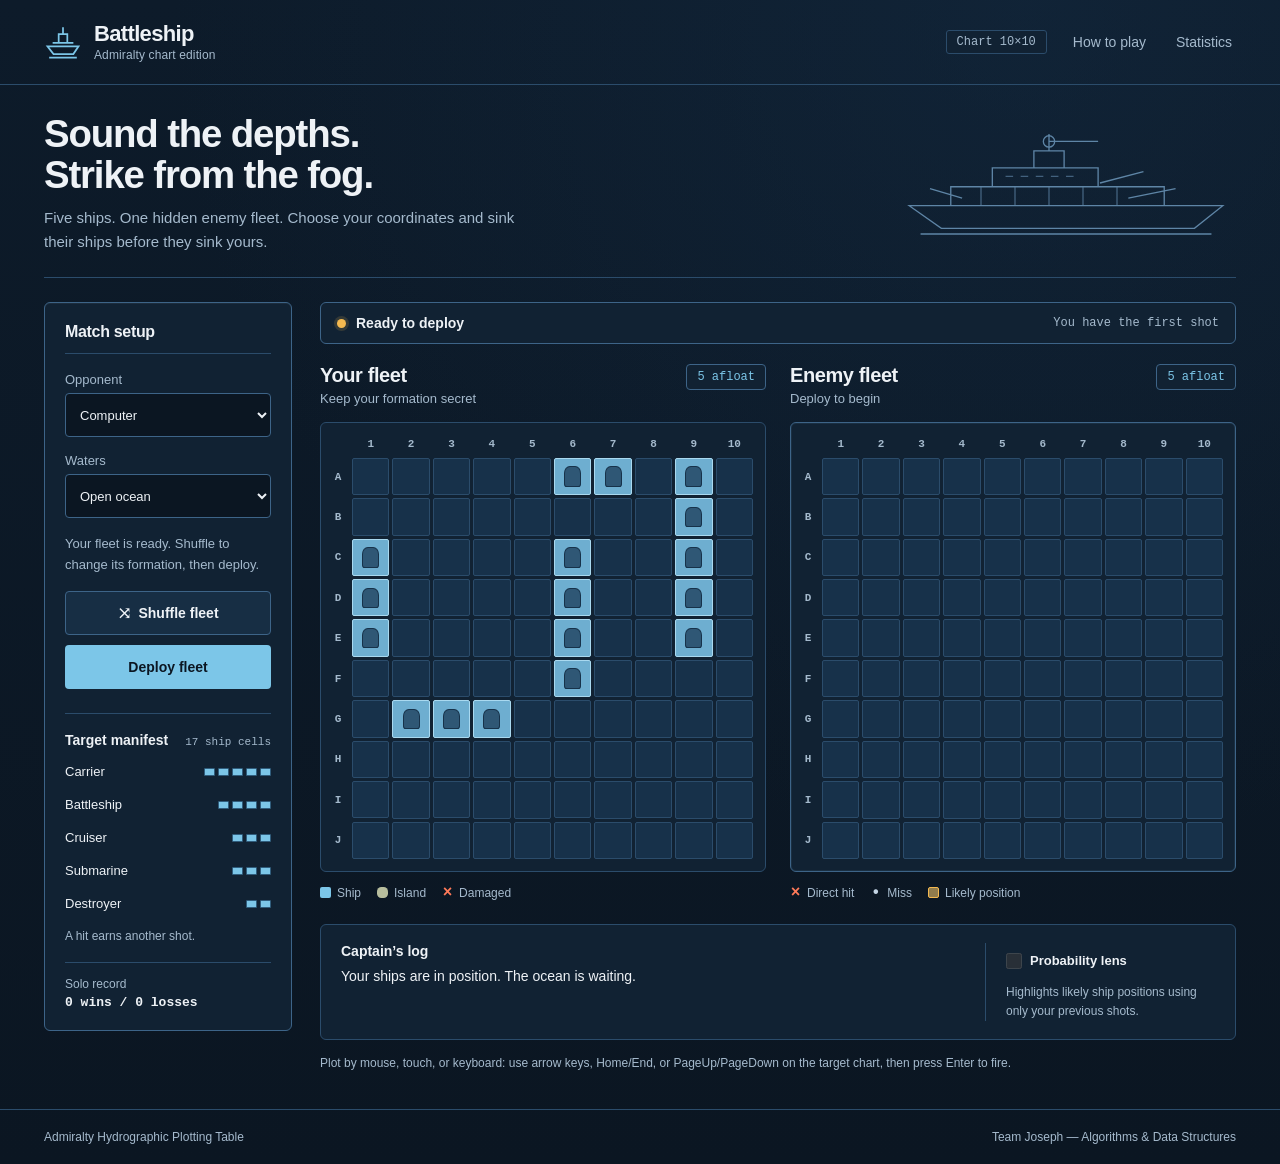
<file: index.html>
<!doctype html>
<html lang="en">
  <head>
    <meta charset="UTF-8" />
    <meta name="viewport" content="width=device-width, initial-scale=1" />
    <meta name="theme-color" content="#0b1622" />
    <meta
      name="description"
      content="Naval plotting strategy on a 10×10 hydrographic chart. Deploy five ships, read the soundings, and outmaneuver the computer or a friend on one device."
    />
    <title>Battleship Remastered — Admiralty Plotting Table</title>
    <link rel="icon" href="/favicon.svg" type="image/svg+xml" />
    <link rel="stylesheet" href="/styles/styles.css" />
    <script type="module" src="/src/app.js"></script>
  </head>
  <body>
    <a class="skip-link" href="#main">Skip to plotting table</a>
    <header class="masthead">
      <a class="brand" href="/" translate="no">
        <svg viewBox="0 0 44 44" width="38" height="38" aria-hidden="true">
          <path
            d="M4 27h36l-6 9H11zM11 23h22M17 23V13h10v10M22 13V6M7 40h30"
            fill="none"
            stroke="currentColor"
            stroke-width="2"
            stroke-linecap="square"
          />
        </svg>
        <span>Battleship<small>Admiralty chart edition</small></span>
      </a>
      <nav aria-label="Game resources">
        <span class="station-tag">Chart 10×10</span>
        <button type="button" class="text-button" id="how-to">
          How to play
        </button>
        <button type="button" class="text-button" id="stats">Statistics</button>
      </nav>
    </header>

    <main id="main" tabindex="-1">
      <section class="intro" aria-labelledby="title">
        <div class="intro-text">
          <h1 id="title">Sound the depths. Strike from the fog.</h1>
          <p class="intro-copy">
            Five ships. One hidden enemy fleet. Choose your coordinates and sink
            their ships before they sink yours.
          </p>
        </div>
        <svg
          class="ship-drawing"
          viewBox="0 0 360 116"
          width="340"
          height="110"
          aria-hidden="true"
        >
          <g fill="none" stroke="currentColor" stroke-width="1.4">
            <path
              d="M14 82h332l-30 24H48zM58 82V62h226v20M102 62V42h112v20M146 42V24h32v18M162 24V6M162 14h52M216 58l46-12M246 74l50-10M70 74L36 64M26 112h308"
            />
            <path
              d="M90 62v20m36-20v20m36-20v20m36-20v20m36-20v20M116 51h8m8 0h8m8 0h8m8 0h8m8 0h8"
              stroke-opacity="0.65"
            />
            <circle cx="162" cy="14" r="6" />
          </g>
        </svg>
      </section>

      <div class="workspace">
        <aside class="command-panel" aria-label="Match controls">
          <div class="panel-heading">
            <h2>Match setup</h2>
          </div>
          <fieldset id="settings">
            <legend class="sr-only">Match options</legend>
            <label for="mode">Opponent</label>
            <select id="mode" name="mode">
              <option value="solo">Computer</option>
              <option value="local">Friend (pass &amp; play)</option>
            </select>
            <label for="islands">Waters</label>
            <select id="islands" name="islands">
              <option value="0">Open ocean</option>
              <option value="10">Scattered islands (10 cells)</option>
              <option value="25">Archipelago (25 cells)</option>
            </select>
          </fieldset>
          <p class="setup-help" id="setup-help">
            Your fleet is ready. Shuffle to change its formation, then deploy.
          </p>
          <button type="button" id="shuffle" class="secondary wide">
            <span aria-hidden="true">⤨</span> Shuffle fleet
          </button>
          <button type="button" id="launch" class="primary wide">
            Deploy fleet
          </button>
          <button type="button" id="new-game" class="secondary wide" hidden>
            New match
          </button>

          <div class="fleet-key" aria-label="Target fleet manifest">
            <div class="fleet-key-head">
              <h3>Target manifest</h3>
              <span id="manifest-caption">17 ship cells</span>
            </div>
            <ul id="fleet-list"></ul>
            <p class="manifest-note">A hit earns another shot.</p>
          </div>

          <div class="session">
            <span>Solo record</span>
            <strong id="record">0 wins / 0 losses</strong>
          </div>
        </aside>

        <section class="battle-area" aria-label="Battle station">
          <div class="status-bar">
            <div class="status-primary">
              <span class="status-dot" aria-hidden="true"></span>
              <strong id="phase-label">Ready to deploy</strong>
            </div>
            <span class="status-telemetry" id="turn-label"
              >You have the first shot</span
            >
          </div>

          <div class="boards">
            <section class="board-panel own-panel" aria-labelledby="own-title">
              <div class="board-heading">
                <div>
                  <h2 id="own-title">Your fleet</h2>
                  <p class="board-caption" id="own-detail">
                    Keep your formation secret
                  </p>
                </div>
                <span class="board-badge" id="own-count">5 afloat</span>
              </div>
              <div class="board-frame">
                <div
                  id="own-board"
                  class="board"
                  role="group"
                  aria-label="Your fleet coordinates"
                ></div>
              </div>
              <div class="board-foot">
                <span><i class="key ship-key" aria-hidden="true"></i>Ship</span>
                <span
                  ><i class="key island-key" aria-hidden="true"></i>Island</span
                >
                <span
                  ><i class="key hit-key" aria-hidden="true">×</i>Damaged</span
                >
              </div>
            </section>

            <section
              class="board-panel target-panel"
              aria-labelledby="target-title"
            >
              <div class="board-heading">
                <div>
                  <h2 id="target-title">Enemy fleet</h2>
                  <p class="board-caption" id="target-detail">
                    Deploy to begin
                  </p>
                </div>
                <span class="board-badge" id="enemy-count">5 afloat</span>
              </div>
              <div class="board-frame target-frame">
                <div
                  id="target-board"
                  class="board"
                  role="group"
                  aria-label="Enemy waters. Use arrow keys to move, Enter to fire."
                ></div>
              </div>
              <div class="board-foot">
                <span
                  ><i class="key hit-key" aria-hidden="true">×</i>Direct
                  hit</span
                >
                <span
                  ><i class="key miss-key" aria-hidden="true">•</i>Miss</span
                >
                <span
                  ><i class="key heat-key" aria-hidden="true"></i>Likely
                  position</span
                >
              </div>
            </section>
          </div>

          <div class="battle-bottom">
            <section class="log-panel" aria-labelledby="log-title">
              <h3 id="log-title">Captain’s log</h3>
              <p id="announcement" role="status" aria-live="polite">
                Your ships are in position. The ocean is waiting.
              </p>
              <ol id="shot-log" aria-label="Recent shots"></ol>
            </section>

            <div class="lens-control">
              <label for="lens">
                <input type="checkbox" id="lens" name="lens" />
                <span>Probability lens</span>
              </label>
              <p>
                Highlights likely ship positions using only your previous shots.
              </p>
            </div>
          </div>
          <p class="keyboard-note">
            Plot by mouse, touch, or keyboard: use arrow keys, Home/End, or
            PageUp/PageDown on the target chart, then press Enter to fire.
          </p>
        </section>
      </div>
    </main>

    <footer>
      <span>Admiralty Hydrographic Plotting Table</span>
      <span>Team Joseph — Algorithms &amp; Data Structures</span>
    </footer>

    <dialog id="help-dialog" aria-labelledby="help-title">
      <div class="dialog-inner">
        <h2 id="help-title">How to play</h2>
        <p>Sink all five enemy ships before they sink yours.</p>
        <ol>
          <li>
            <strong>Deploy your fleet.</strong> Choose an opponent and map.
            Shuffle your ships until you like their formation, then deploy. Your
            ships occupy 5, 4, 3, 3, and 2 cells.
          </li>
          <li>
            <strong>Fire by coordinate.</strong> Select an unknown coordinate on
            the enemy board. A cross (×) marks a hit; a dot (•) marks a miss.
            Islands cannot be targeted.
          </li>
          <li>
            <strong>Fire again on a hit.</strong> Every hit earns another shot.
            A miss passes the turn to your opponent.
          </li>
        </ol>
        <p>
          In pass &amp; play, hand the device to the named player before
          revealing their board. The probability lens estimates ship positions
          from known shots; it never reveals hidden ships.
        </p>
        <form method="dialog">
          <button type="submit" class="primary">
            Return to plotting table
          </button>
        </form>
      </div>
    </dialog>

    <dialog id="stats-dialog" aria-labelledby="stats-title">
      <div class="dialog-inner">
        <h2 id="stats-title">Solo record</h2>
        <p id="stats-content"></p>
        <p>
          Completed computer matches on this browser. Clearing site data resets
          your record.
        </p>
        <form method="dialog">
          <button type="submit" class="primary">Return to game</button>
        </form>
      </div>
    </dialog>

    <dialog id="reset-dialog" aria-labelledby="reset-title">
      <div class="dialog-inner">
        <h2 id="reset-title">Leave this match?</h2>
        <p>
          Your current match will be lost. Your completed solo record stays
          saved.
        </p>
        <div class="dialog-actions">
          <button type="button" id="cancel-reset" class="secondary">
            Keep playing
          </button>
          <button type="button" id="confirm-reset" class="primary">
            Start new match
          </button>
        </div>
      </div>
    </dialog>

    <dialog id="handoff-dialog" aria-labelledby="handoff-title">
      <div class="dialog-inner">
        <h2 id="handoff-title">Pass to Player 2</h2>
        <p id="handoff-copy">Hand over the device, then reveal your station.</p>
        <button type="button" id="reveal" class="primary">
          Reveal station
        </button>
      </div>
    </dialog>

    <noscript
      >This game requires JavaScript to render the interactive plotting
      grids.</noscript
    >
  </body>
</html>
</file>
<file: styles/styles.css>
:root {
  color-scheme: dark;
  --abyss: #0b1622;
  --housing: #112233;
  --water: #17314a;
  --water-hover: #244b6e;
  --line-grid: #2b4c6b;
  --line-frame: #3d6488;
  --chalk: #eef2f6;
  --muted: #a5bacd;
  --cyan: #7cc6e8;
  --cyan-bright: #a8dcf4;
  --brass: #f4b950;
  --vermilion: #ff7a59;
  --shoal: #b8be9e;
  --font-sans:
    "Avenir Next", Avenir, "Segoe UI", -apple-system, BlinkMacSystemFont,
    sans-serif;
  --font-mono:
    ui-monospace, "SFMono-Regular", Menlo, Monaco, Consolas, monospace;
  font-family: var(--font-sans);
  font-synthesis: none;
  background: var(--abyss);
  color: var(--chalk);
}

*,
*::before,
*::after {
  box-sizing: border-box;
}

body {
  margin: 0;
  min-height: 100vh;
  display: flex;
  flex-direction: column;
  background-color: var(--abyss);
  background-image:
    radial-gradient(circle at 80% 0%, #16304a66 0%, transparent 55%),
    linear-gradient(180deg, #0d1b2a 0%, var(--abyss) 100%);
}

button,
select,
input {
  font: inherit;
}

button,
a,
select,
input {
  touch-action: manipulation;
  -webkit-tap-highlight-color: #7cc6e833;
}

button,
select {
  cursor: pointer;
}

button {
  border: 0;
  transition:
    background-color 0.14s ease,
    color 0.14s ease,
    border-color 0.14s ease;
}

button:disabled,
select:disabled,
input:disabled {
  cursor: default;
  opacity: 0.55;
}

a {
  color: inherit;
}

button:focus-visible,
a:focus-visible,
select:focus-visible,
input:focus-visible,
[tabindex]:focus-visible {
  outline: 3px solid var(--brass);
  outline-offset: 3px;
}

h1,
h2,
h3,
p {
  margin: 0;
}

h1,
h2 {
  text-wrap: balance;
}

p {
  line-height: 1.58;
  text-wrap: pretty;
}

h2 {
  font-size: 20px;
  font-weight: 600;
  letter-spacing: -0.02em;
}

h3 {
  font-size: 14px;
  font-weight: 600;
}

button[hidden],
[hidden] {
  display: none !important;
}

.sr-only {
  position: absolute;
  width: 1px;
  height: 1px;
  padding: 0;
  margin: -1px;
  overflow: hidden;
  clip: rect(0, 0, 0, 0);
  white-space: nowrap;
  border: 0;
}

.skip-link {
  position: fixed;
  top: 12px;
  left: 12px;
  padding: 10px 16px;
  border-radius: 4px;
  background: var(--brass);
  color: var(--abyss);
  font-weight: 700;
  text-decoration: none;
  z-index: 20;
  transform: translateY(-160%);
  transition: transform 0.15s ease;
}

.skip-link:focus,
.skip-link:focus-visible {
  transform: translateY(0);
  outline: 3px solid var(--chalk);
  outline-offset: 2px;
}

.masthead {
  width: 100%;
  max-width: 1440px;
  margin: 0 auto;
  padding: 20px 44px;
  display: flex;
  align-items: center;
  justify-content: space-between;
  border-bottom: 1px solid var(--line-grid);
}

.brand {
  display: flex;
  gap: 12px;
  align-items: center;
  text-decoration: none;
  color: var(--cyan);
}

.brand > span {
  font-size: 22px;
  font-weight: 700;
  letter-spacing: -0.03em;
  line-height: 1.05;
  color: var(--chalk);
}

.brand small {
  display: block;
  font-size: 12px;
  font-weight: 500;
  letter-spacing: 0.01em;
  margin-top: 4px;
  color: var(--muted);
}

nav {
  display: flex;
  align-items: center;
  gap: 22px;
}

.station-tag {
  font-family: var(--font-mono);
  font-size: 12px;
  color: var(--muted);
  padding: 4px 10px;
  border: 1px solid var(--line-grid);
  border-radius: 3px;
  background: var(--housing);
  font-variant-numeric: tabular-nums;
}

.text-button {
  background: transparent;
  color: var(--muted);
  padding: 10px 4px;
  min-height: 44px;
  font-size: 14px;
  font-weight: 500;
}

.text-button:hover {
  color: var(--chalk);
}

main {
  width: 100%;
  max-width: 1440px;
  margin: 0 auto;
  padding: 0 44px 36px;
  flex: 1;
}

.intro {
  display: flex;
  align-items: center;
  justify-content: space-between;
  gap: 32px;
  padding: 28px 0 24px;
  border-bottom: 1px solid var(--line-grid);
  margin-bottom: 24px;
}

.intro-text {
  max-width: 62ch;
}

h1 {
  font-size: clamp(28px, 3vw, 42px);
  line-height: 1.08;
  font-weight: 700;
  letter-spacing: -0.03em;
  color: var(--chalk);
}

.intro-copy {
  color: var(--muted);
  font-size: 15px;
  margin-top: 10px;
  max-width: 58ch;
}

.ship-drawing {
  color: #5e85a6;
  max-width: 30%;
  height: auto;
  flex-shrink: 0;
}

.workspace {
  display: grid;
  grid-template-columns: 248px minmax(0, 1fr);
  gap: 28px;
  align-items: start;
}

.command-panel {
  padding: 20px;
  background: var(--housing);
  border: 1px solid var(--line-frame);
  border-radius: 6px;
  box-shadow: inset 0 1px 0 #ffffff0d;
}

.panel-heading {
  display: flex;
  align-items: center;
  justify-content: space-between;
  margin-bottom: 18px;
  padding-bottom: 12px;
  border-bottom: 1px solid var(--line-grid);
}

.panel-heading h2 {
  font-size: 16px;
  font-weight: 600;
}

fieldset {
  padding: 0;
  margin: 0;
  border: 0;
  min-width: 0;
}

fieldset label {
  display: block;
  font-size: 13px;
  font-weight: 500;
  color: var(--muted);
  margin-bottom: 6px;
}

select {
  width: 100%;
  background: var(--abyss);
  color: var(--chalk);
  border: 1px solid var(--line-frame);
  border-radius: 4px;
  padding: 10px 10px;
  font-size: 13px;
  margin-bottom: 16px;
  min-height: 44px;
}

select:hover:not(:disabled) {
  border-color: var(--cyan);
}

.setup-help {
  font-size: 13px;
  color: var(--muted);
  margin: 0 0 16px;
}

.primary,
.secondary {
  min-height: 44px;
  padding: 11px 16px;
  border-radius: 4px;
  font-size: 14px;
  font-weight: 600;
  display: inline-flex;
  align-items: center;
  justify-content: center;
  gap: 6px;
  text-decoration: none;
}

.primary {
  background: var(--cyan);
  color: var(--abyss);
}

.primary:hover:not(:disabled) {
  background: var(--cyan-bright);
}

.secondary {
  background: #172e44;
  color: var(--chalk);
  border: 1px solid var(--line-frame);
}

.secondary:hover:not(:disabled) {
  background: #21405d;
  border-color: var(--cyan);
}

.wide {
  width: 100%;
  margin-bottom: 10px;
}

.secondary span {
  font-size: 18px;
  line-height: 1;
}

.fleet-key {
  border-top: 1px solid var(--line-grid);
  margin-top: 14px;
  padding-top: 18px;
}

.fleet-key-head {
  display: flex;
  align-items: baseline;
  justify-content: space-between;
  gap: 8px;
}

.fleet-key-head span {
  font-family: var(--font-mono);
  font-size: 11px;
  color: var(--muted);
  font-variant-numeric: tabular-nums;
}

.fleet-key ul {
  list-style: none;
  margin: 12px 0;
  padding: 0;
}

.fleet-key li {
  display: flex;
  justify-content: space-between;
  align-items: center;
  font-size: 13px;
  color: var(--chalk);
  margin: 10px 0;
  padding: 4px 0;
}

.fleet-key li.is-sunk .vessel-name {
  color: var(--muted);
  text-decoration: line-through;
}

.ship-pips {
  display: flex;
  gap: 3px;
}

.ship-pips i {
  width: 11px;
  height: 8px;
  background: var(--cyan);
  border: 1px solid #305d7d;
  border-radius: 1px;
}

.fleet-key li.is-sunk .ship-pips i {
  background: #5c322c;
  border-color: var(--vermilion);
}

.manifest-note {
  font-size: 12px;
  color: var(--muted);
}

.session {
  border-top: 1px solid var(--line-grid);
  margin-top: 16px;
  padding-top: 14px;
  font-size: 12px;
  color: var(--muted);
}

.session strong {
  display: block;
  font-family: var(--font-mono);
  font-size: 13px;
  font-weight: 600;
  color: var(--chalk);
  margin-top: 4px;
  font-variant-numeric: tabular-nums;
}

.battle-area {
  min-width: 0;
}

.status-bar {
  display: flex;
  align-items: center;
  justify-content: space-between;
  gap: 12px;
  background: var(--housing);
  border: 1px solid var(--line-frame);
  border-radius: 6px;
  padding: 12px 16px;
  font-size: 14px;
}

.status-primary {
  display: flex;
  align-items: center;
  gap: 10px;
}

.status-dot {
  width: 9px;
  height: 9px;
  display: inline-block;
  border-radius: 50%;
  background: var(--brass);
  box-shadow: 0 0 0 3px #f4b95026;
  flex-shrink: 0;
}

body[data-phase="playing"] .status-dot {
  background: var(--cyan);
  box-shadow: 0 0 0 3px #7cc6e826;
}

body[data-phase="finished"] .status-dot {
  background: var(--vermilion);
  box-shadow: 0 0 0 3px #ff7a5926;
}

.status-bar strong {
  font-weight: 600;
}

.status-telemetry {
  font-family: var(--font-mono);
  color: var(--muted);
  font-size: 12px;
  font-variant-numeric: tabular-nums;
}

.boards {
  display: grid;
  grid-template-columns: 1fr 1fr;
  gap: 24px;
  margin-top: 20px;
}

.board-panel {
  min-width: 0;
}

.board-heading {
  display: flex;
  justify-content: space-between;
  align-items: flex-start;
  margin-bottom: 12px;
  gap: 8px;
}

.board-caption {
  font-size: 13px;
  color: var(--muted);
  margin-top: 2px;
}

.board-badge {
  font-family: var(--font-mono);
  font-size: 12px;
  background: var(--housing);
  border: 1px solid var(--line-frame);
  border-radius: 4px;
  padding: 5px 10px;
  white-space: nowrap;
  color: var(--cyan);
  font-variant-numeric: tabular-nums;
}

.board-frame {
  padding: 10px 12px 12px 6px;
  background: var(--housing);
  border: 1px solid var(--line-grid);
  border-radius: 6px;
}

.target-frame {
  border-color: var(--line-frame);
  box-shadow: inset 0 0 0 1px #7cc6e814;
}

.board {
  display: grid;
  grid-template-columns: 22px repeat(10, minmax(0, 1fr));
  gap: 3px;
}

.coordinate {
  font-family: var(--font-mono);
  font-size: 11px;
  font-weight: 600;
  color: var(--muted);
  display: flex;
  align-items: center;
  justify-content: center;
  min-height: 22px;
  font-variant-numeric: tabular-nums;
}

.cell {
  display: flex;
  align-items: center;
  justify-content: center;
  aspect-ratio: 1;
  min-width: 0;
  padding: 0;
  border: 1px solid var(--line-grid);
  border-radius: 2px;
  background: var(--water);
  color: var(--chalk);
  font-family: var(--font-mono);
  font-size: 20px;
  line-height: 1;
  position: relative;
}

.cell.ship {
  background: #6eaed0;
  border-color: #a9d9f0;
}

.cell.ship::before {
  content: "";
  width: 48%;
  height: 58%;
  border: 1px solid #17324a;
  border-radius: 35% 35% 15% 15%;
  background: #2f5775;
}

.cell.island {
  background: #6f7762;
  border-color: #aeb596;
}

.cell.island::before {
  content: "";
  width: 64%;
  height: 58%;
  border-radius: 52% 38% 32% 24%;
  background: var(--shoal);
}

.cell.hit {
  color: var(--vermilion);
  background: #4e2b29;
  border-color: #b85d49;
  font-weight: 700;
}

.cell.sunk {
  background: #68352d;
  border-color: var(--vermilion);
}

.cell.miss {
  color: #c5d6e5;
  background: #13273b;
  border-color: #233f5b;
}

.cell[aria-disabled="false"]:hover {
  background: var(--water-hover);
  border-color: var(--brass);
  cursor: crosshair;
}

.cell[aria-disabled="false"]:hover::after {
  content: "+";
  font-size: 22px;
  color: var(--brass);
  position: absolute;
}

.cell[aria-disabled="true"] {
  cursor: default;
}

.cell:focus-visible {
  z-index: 2;
  outline: 3px solid var(--brass);
  outline-offset: 1px;
}

.cell.likely {
  background: color-mix(
    in srgb,
    var(--water),
    var(--brass) calc(var(--heat) * 58%)
  );
  border-color: color-mix(
    in srgb,
    var(--line-grid),
    var(--brass) calc(var(--heat) * 70%)
  );
}

.board-foot {
  display: flex;
  flex-wrap: wrap;
  align-items: center;
  gap: 16px;
  margin-top: 10px;
  font-size: 12px;
  color: var(--muted);
  min-height: 22px;
}

.board-foot > span {
  display: inline-flex;
  align-items: center;
  gap: 6px;
}

.key {
  width: 11px;
  height: 11px;
  display: inline-flex;
  align-items: center;
  justify-content: center;
  font-family: var(--font-mono);
  font-size: 16px;
  font-style: normal;
  font-weight: 700;
}

.ship-key {
  background: var(--cyan);
  border-radius: 2px;
}

.island-key {
  background: var(--shoal);
  border-radius: 40%;
}

.hit-key {
  color: var(--vermilion);
}

.miss-key {
  color: #c5d6e5;
}

.heat-key {
  background: color-mix(in srgb, var(--water), var(--brass) 55%);
  border: 1px solid var(--brass);
  border-radius: 2px;
}

.battle-bottom {
  display: grid;
  grid-template-columns: minmax(0, 1fr) 230px;
  gap: 24px;
  background: var(--housing);
  border: 1px solid var(--line-grid);
  border-radius: 6px;
  margin-top: 20px;
  padding: 18px 20px;
}

.log-panel {
  min-width: 0;
}

.log-panel h3 {
  margin-bottom: 6px;
}

.log-panel > p {
  font-size: 14px;
  color: var(--chalk);
  overflow-wrap: anywhere;
}

.log-panel ol {
  display: flex;
  flex-wrap: wrap;
  gap: 10px;
  list-style: none;
  margin: 12px 0 0;
  padding: 0;
}

.log-panel li {
  font-family: var(--font-mono);
  font-size: 12px;
  color: var(--muted);
  background: var(--abyss);
  border: 1px solid var(--line-grid);
  border-left: 3px solid var(--line-frame);
  border-radius: 3px;
  padding: 4px 8px;
  font-variant-numeric: tabular-nums;
}

.log-panel li.hit-entry {
  color: var(--chalk);
  border-left-color: var(--vermilion);
}

.lens-control {
  border-left: 1px solid var(--line-grid);
  padding-left: 20px;
}

.lens-control label {
  font-size: 13px;
  font-weight: 600;
  display: flex;
  align-items: center;
  gap: 8px;
  min-height: 36px;
  cursor: pointer;
}

.lens-control input {
  width: 16px;
  height: 16px;
  accent-color: var(--brass);
  margin: 0;
}

.lens-control p {
  font-size: 12px;
  color: var(--muted);
  margin-top: 4px;
}

.keyboard-note {
  font-size: 12px;
  color: var(--muted);
  margin-top: 14px;
}

footer {
  width: 100%;
  max-width: 1440px;
  margin: 0 auto;
  border-top: 1px solid var(--line-grid);
  padding: 20px 44px;
  display: flex;
  justify-content: space-between;
  gap: 20px;
  font-size: 12px;
  color: var(--muted);
}

dialog {
  max-width: 480px;
  width: calc(100% - 32px);
  background: var(--housing);
  color: var(--chalk);
  border: 1px solid var(--line-frame);
  border-radius: 8px;
  padding: 0;
  box-shadow: 0 24px 80px #000a;
  overscroll-behavior: contain;
}

dialog::backdrop {
  background: #060e17e0;
  backdrop-filter: blur(6px);
}

.dialog-inner {
  padding: 28px;
}

.dialog-inner h2 {
  font-size: 26px;
  margin-bottom: 12px;
}

.dialog-inner p,
.dialog-inner li {
  font-size: 14px;
  color: var(--muted);
  line-height: 1.65;
}

.dialog-inner ol {
  padding-left: 20px;
  margin: 14px 0;
}

.dialog-inner li {
  margin: 10px 0;
}

.dialog-inner strong {
  color: var(--chalk);
}

.dialog-inner button {
  margin-top: 20px;
}

.dialog-actions {
  display: flex;
  gap: 12px;
}

.dialog-inner form {
  margin: 0;
}

@media (min-width: 1500px) {
  .cell {
    font-size: 24px;
  }
}

@media (max-width: 1150px) {
  .masthead {
    padding: 18px 28px;
  }
  main {
    padding: 0 28px 32px;
  }
  .workspace {
    grid-template-columns: 210px minmax(0, 1fr);
    gap: 20px;
  }
  .boards {
    gap: 18px;
  }
  .board-frame {
    padding: 8px 8px 10px 4px;
  }
  .board {
    gap: 2px;
    grid-template-columns: 18px repeat(10, minmax(0, 1fr));
  }
  footer {
    padding: 20px 28px;
  }
}

@media (max-width: 900px) {
  .workspace {
    grid-template-columns: 1fr;
  }
  .command-panel {
    display: grid;
    grid-template-columns: 1fr 1fr;
    column-gap: 20px;
    align-items: start;
  }
  .panel-heading {
    grid-column: 1 / -1;
    margin-bottom: 14px;
  }
  fieldset {
    grid-row: 2 / 5;
  }
  select {
    margin-bottom: 12px;
  }
  .setup-help {
    margin-bottom: 10px;
  }
  .fleet-key,
  .session {
    grid-column: 1 / -1;
  }
  .fleet-key ul {
    display: grid;
    grid-template-columns: repeat(auto-fit, minmax(170px, 1fr));
    gap: 6px 18px;
  }
  .fleet-key li {
    margin: 2px 0;
  }
  .battle-bottom {
    grid-template-columns: 1fr;
  }
  .lens-control {
    border-left: 0;
    border-top: 1px solid var(--line-grid);
    padding-left: 0;
    padding-top: 14px;
  }
}

@media (max-width: 580px) {
  .masthead {
    padding: 14px 16px;
  }
  .brand > span {
    font-size: 19px;
  }
  .brand svg {
    width: 30px;
    height: 30px;
  }
  .brand small {
    font-size: 11px;
  }
  .station-tag {
    display: none;
  }
  nav {
    gap: 12px;
  }
  .text-button {
    font-size: 13px;
  }
  main {
    padding: 0 16px 28px;
  }
  .intro {
    padding: 20px 0;
    margin-bottom: 18px;
  }
  .ship-drawing {
    display: none;
  }
  h1 {
    font-size: 28px;
  }
  .intro-copy {
    font-size: 13px;
  }
  .command-panel {
    grid-template-columns: 1fr;
    padding: 16px;
  }
  fieldset {
    grid-row: auto;
  }
  .boards {
    grid-template-columns: 1fr;
    gap: 22px;
  }
  .board-frame {
    padding: 8px 8px 10px 4px;
  }
  .board {
    gap: 2px;
    grid-template-columns: 18px repeat(10, minmax(0, 1fr));
  }
  .own-panel {
    order: 1;
  }
  body[data-phase="setup"] .own-panel {
    order: 0;
  }
  footer {
    padding: 18px 16px calc(18px + env(safe-area-inset-bottom));
    flex-direction: column;
    gap: 6px;
  }
  .dialog-inner {
    padding: 22px;
  }

  .fleet-key,
  .session {
    display: none;
  }
  .status-primary,
  .status-telemetry {
    min-width: 0;
  }
  .status-telemetry {
    text-align: right;
    font-size: 11px;
  }
  .status-bar {
    align-items: flex-start;
  }
  body[data-phase="setup"] .target-panel,
  body:not([data-phase="setup"]) #settings,
  body:not([data-phase="setup"]) .setup-help {
    display: none;
  }
  .lens-control label {
    min-height: 44px;
  }
}

@media (prefers-reduced-motion: reduce) {
  *,
  *::before,
  *::after {
    transition: none !important;
    scroll-behavior: auto !important;
  }
}

@media (max-width: 360px) {
  .masthead {
    flex-wrap: wrap;
    row-gap: 8px;
  }
  nav {
    margin-left: auto;
  }
  .board {
    grid-template-columns: 16px repeat(10, minmax(0, 1fr));
    gap: 1px;
  }
}

@media (pointer: fine) {
  html {
    overscroll-behavior: none;
  }
}
</file>
